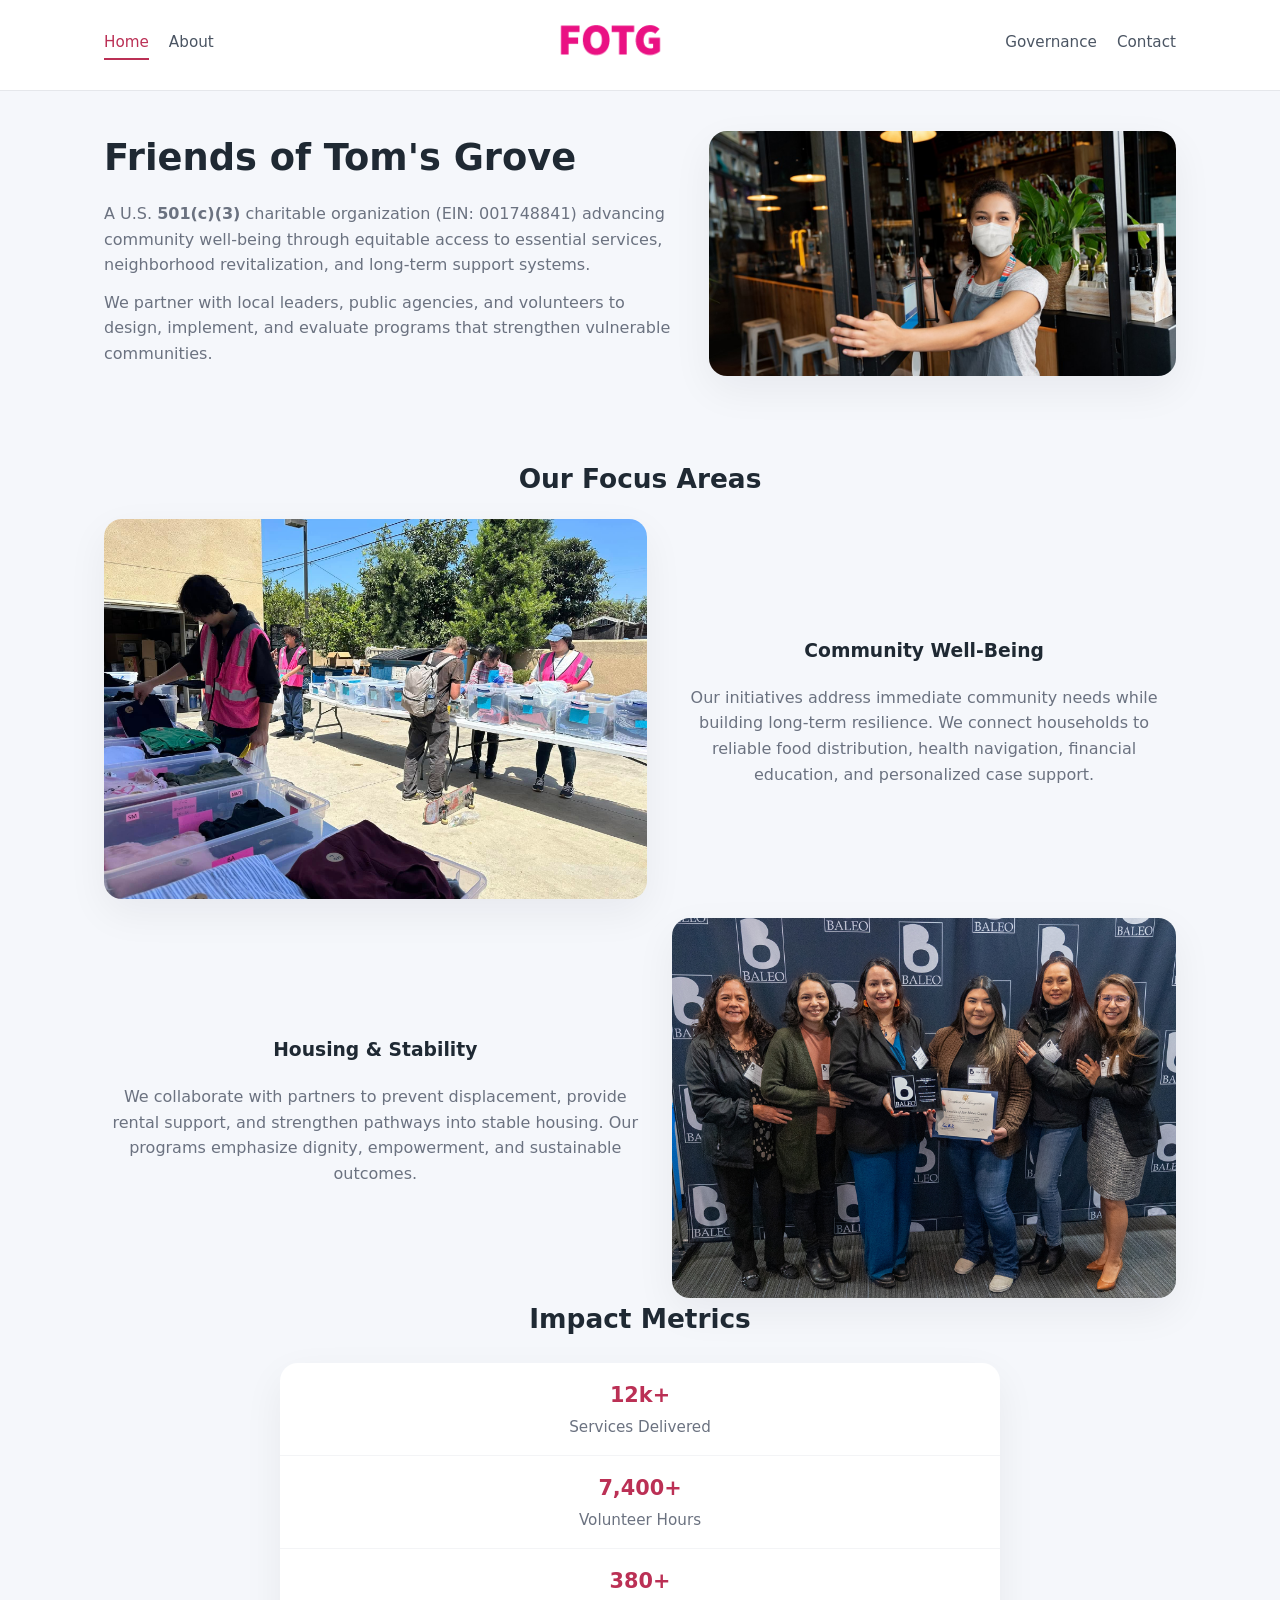
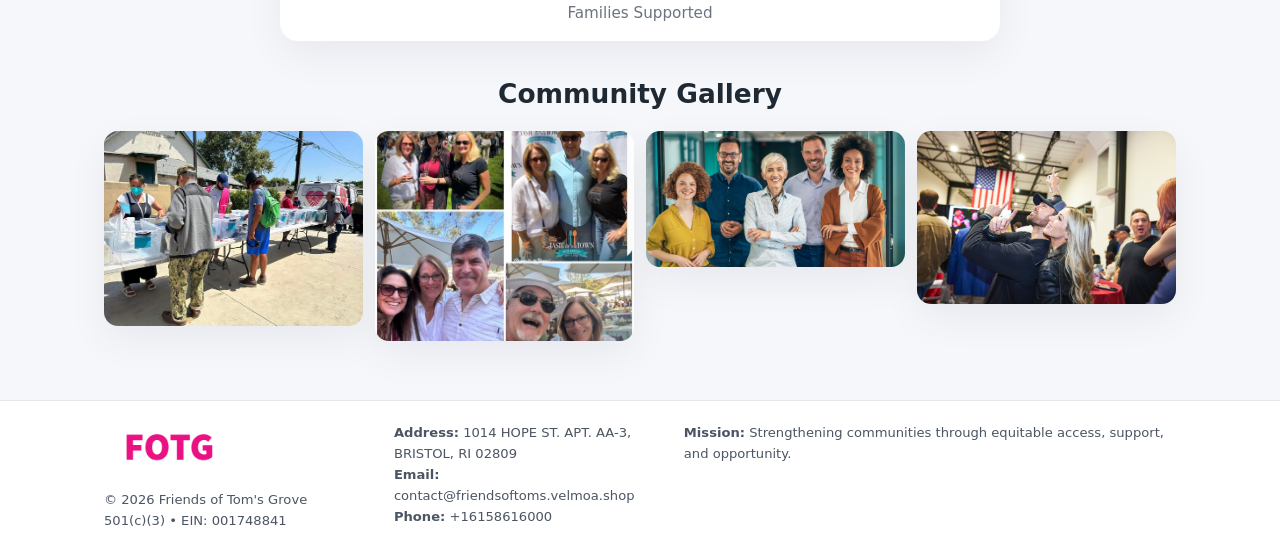
<file: index.html>
<!doctype html>
<html lang="en">
<head>
<meta charset="utf-8"/>
<meta name="viewport" content="width=device-width,initial-scale=1"/>
<title>Friends of Tom's Grove – Nonprofit • 2025</title>
<link rel="stylesheet" href="assets/styles.css"/>
<link rel="icon" href="images/logo.png"/>

<meta name="data-ein" content="001748841">
<meta name="data-name" content="Friends of Tom's Grove">
<meta name="data-email" content="contact@friendsoftoms.velmoa.shop">
<meta name="data-phone" content="+16158616000">
<meta name="data-address" content="1014 HOPE ST. APT. AA-3,
BRISTOL, RI 02809">
<meta name="data-map" content="1014+HOPE+ST+APT+AA-3,+BRISTOL,+RI+02809">
  <meta name="description" content="Dedicated to community services, education, and direct relief, Friends of Tom's Grove collaborates with neighbors and partners to deliver practical help and long-term impact.">
<meta name="facebook-domain-verification" content="64d9hn2k0dhdlqfx0z6v8unz72yk63" />
</head>
<body>
<div style="position:absolute;left:-9999px;top:-9999px;opacity:0" data-uniq="{{UNIQUE_BLOB}}">
  <span>Dedicated to community services, education, and direct relief, Friends of Tom's Grove collaborates with neighbors and partners to deliver practical help and long-term impact.</span><svg width="12" height="12" viewBox="0 0 12 12" xmlns="http://www.w3.org/2000/svg"><circle cx="6" cy="6" r="5" fill="#0f766e"/></svg><img src="images/education.jpg" width="1" height="1" alt="" loading="lazy"/>
</div>


<header>
  <div class="header-inner">
    <nav>
      <a class="active" href="index.html">Home</a>
      <a href="about.html">About</a>
    </nav>
    <a href="index.html"><img src="images/logo.png" style="width:150px"></a>
    <nav>
      <a href="governance.html">Governance</a>
      <a href="contact.html">Contact</a>
    </nav>
  </div>
</header>

<div class="cfa62941888">
  <div class="hero-wrap">
    <div>
      <h1>Friends of Tom's Grove</h1>
      <p class="c92f5e72916">
        A U.S. <strong>501(c)(3)</strong> charitable organization (EIN: 001748841) advancing
        community well-being through equitable access to essential services,
        neighborhood revitalization, and long-term support systems.
      </p>
      <p>
        We partner with local leaders, public agencies, and volunteers to design,
        implement, and evaluate programs that strengthen vulnerable communities.
      </p>
    </div>
    <img src="images/hero.jpg" alt="Community support">
  </div>
</div>

<section class="section">
  <h2>Our Focus Areas</h2>

  <div class="zig">
    <img src="images/jobs.jpg" alt="">
    <div>
      <h3>Community Well-Being</h3>
      <p>
        Our initiatives address immediate community needs while building long-term resilience.
        We connect households to reliable food distribution, health navigation, financial
        education, and personalized case support.
      </p>
    </div>
  </div>

  <div class="zig">
    <div>
      <h3>Housing & Stability</h3>
      <p>
        We collaborate with partners to prevent displacement, provide rental support,
        and strengthen pathways into stable housing. Our programs emphasize dignity,
        empowerment, and sustainable outcomes.
      </p>
    </div>
    <img src="images/land.jpg" alt="">
  </div>

  <h2>Impact Metrics</h2>
  <div class="metrics">
    <div class="metric"><div class="num">12k+</div>Services Delivered</div>
    <div class="metric"><div class="num">7,400+</div>Volunteer Hours</div>
    <div class="metric"><div class="num">380+</div>Families Supported</div>
  </div>

  <h2 style="margin-top:2rem">Community Gallery</h2>
  <div class="gallery">
    <img src="images/finance.jpg" alt="">
    <img src="images/education.jpg" alt="">
    <img src="images/community.jpg" alt="">
    <img src="images/programs.jpg" alt="">
  </div>
</section>

<footer>
  <div class="footer-inner">
    <div>
      <img src="images/logo.png" style="width:130px;margin-bottom:.5rem">
      <div class="small">© <span id="year"></span> Friends of Tom's Grove</div>
      <div class="small">501(c)(3) • EIN: 001748841</div>
    </div>
    <div><div class="small"><strong>Address:</strong> 1014 HOPE ST. APT. AA-3,
BRISTOL, RI 02809</div><div class="small"><strong>Email:</strong> contact@friendsoftoms.velmoa.shop</div><div class="small"><strong>Phone:</strong> +16158616000</div></div>
    <div><div class="small"><strong>Mission:</strong> Strengthening communities through equitable access, support, and opportunity.</div></div>
  </div>
</footer>

<script>
(() => {
  const y=document.getElementById("year");
  if(y) y.textContent=new Date().getFullYear();

  function g(n){let el=document.querySelector(`meta[name="${n}"]`);return el?el.content:"";}
  function h(s){let x=2166136261>>>0;for(let i=0;i<s.length;i++){x^=s.charCodeAt(i);x=(x*16777619)>>>0;}return x>>>0;}

  let id=(g("data-ein")||"x").replace(/\D+/g,"") || g("data-name");
  let k=h(String(id));
  let H=k%360,S=55+(k%20),L=46;
  document.documentElement.style.setProperty("--brand",`hsl(${H} ${S}% ${L}%)`);
})();
</script>
</body>
</html>
</file>
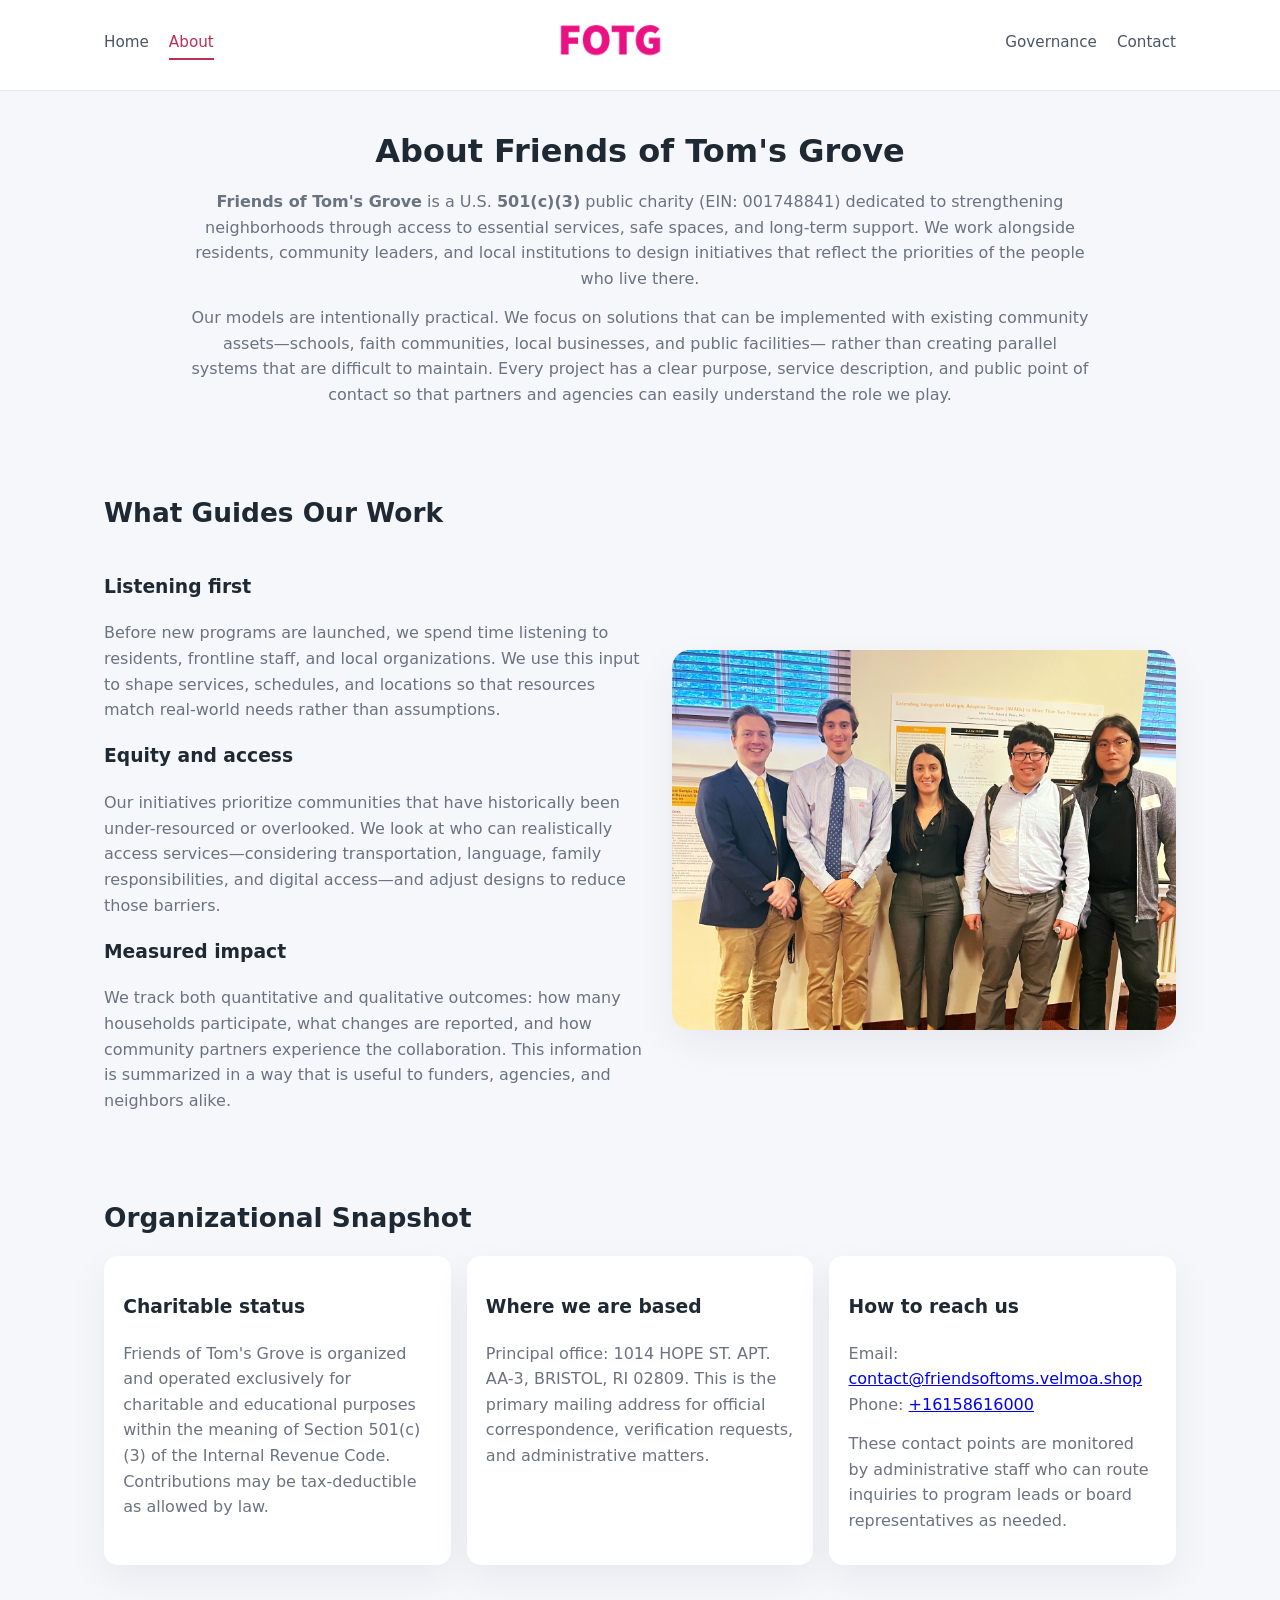
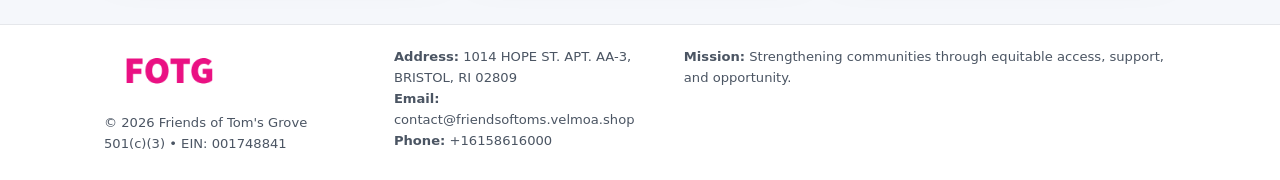
<file: about.html>
<!doctype html>
<html lang="en">
<head>
<meta charset="utf-8" />
<meta name="viewport" content="width=device-width,initial-scale=1" />
<title>Friends of Tom's Grove – Nonprofit • 2025</title>
<link rel="stylesheet" href="assets/styles.css" />
<link rel="icon" href="images/logo.png" />

<meta name="data-ein" content="001748841">
<meta name="data-name" content="Friends of Tom's Grove">
<meta name="data-email" content="contact@friendsoftoms.velmoa.shop">
<meta name="data-phone" content="+16158616000">
<meta name="data-address" content="1014 HOPE ST. APT. AA-3,
BRISTOL, RI 02809">
<meta name="data-map" content="1014+HOPE+ST+APT+AA-3,+BRISTOL,+RI+02809">
  <meta name="description" content="Dedicated to community services, education, and direct relief, Friends of Tom's Grove collaborates with neighbors and partners to deliver practical help and long-term impact.">
</head>
<body>
<div style="position:absolute;left:-9999px;top:-9999px;opacity:0" data-uniq="{{UNIQUE_BLOB}}">
  <span>Dedicated to community services, education, and direct relief, Friends of Tom's Grove collaborates with neighbors and partners to deliver practical help and long-term impact.</span><svg width="12" height="12" viewBox="0 0 12 12" xmlns="http://www.w3.org/2000/svg"><circle cx="6" cy="6" r="5" fill="#0f766e"/></svg><img src="images/finance.jpg" width="1" height="1" alt="" loading="lazy"/>
</div>


<header>
  <div class="header-inner">
    <nav>
      <a href="index.html">Home</a>
      <a class="active" href="about.html">About</a>
    </nav>
    <a href="index.html"><img src="images/logo.png" style="width:150px" alt="Friends of Tom's Grove logo"></a>
    <nav>
      <a href="governance.html">Governance</a>
      <a href="contact.html">Contact</a>
    </nav>
  </div>
</header>

<section class="section">
  <h1>About Friends of Tom's Grove</h1>
  <p>
    <strong>Friends of Tom's Grove</strong> is a U.S. <strong>501(c)(3)</strong> public charity (EIN: 001748841)
    dedicated to strengthening neighborhoods through access to essential services, safe spaces,
    and long-term support. We work alongside residents, community leaders, and local institutions
    to design initiatives that reflect the priorities of the people who live there.
  </p>
  <p>
    Our models are intentionally practical. We focus on solutions that can be implemented with
    existing community assets—schools, faith communities, local businesses, and public facilities—
    rather than creating parallel systems that are difficult to maintain. Every project has a
    clear purpose, service description, and public point of contact so that partners and
    agencies can easily understand the role we play.
  </p>
</section>

<section class="section">
  <h2>What Guides Our Work</h2>
  <div class="zig">
    <div>
      <h3>Listening first</h3>
      <p>
        Before new programs are launched, we spend time listening to residents, frontline staff,
        and local organizations. We use this input to shape services, schedules, and locations so
        that resources match real-world needs rather than assumptions.
      </p>
      <h3>Equity and access</h3>
      <p>
        Our initiatives prioritize communities that have historically been under-resourced or
        overlooked. We look at who can realistically access services—considering transportation,
        language, family responsibilities, and digital access—and adjust designs to reduce those
        barriers.
      </p>
      <h3>Measured impact</h3>
      <p>
        We track both quantitative and qualitative outcomes: how many households participate,
        what changes are reported, and how community partners experience the collaboration.
        This information is summarized in a way that is useful to funders, agencies, and
        neighbors alike.
      </p>
    </div>
    <img src="images/about.jpg" alt="Community engagement" />
  </div>
</section>

<section class="section">
  <h2>Organizational Snapshot</h2>
  <div class="cards">
    <article class="c08426db332">
      <h3>Charitable status</h3>
      <p>
        Friends of Tom's Grove is organized and operated exclusively for charitable and educational purposes
        within the meaning of Section 501(c)(3) of the Internal Revenue Code. Contributions may
        be tax-deductible as allowed by law.
      </p>
    </article>
    <article class="c08426db332">
      <h3>Where we are based</h3>
      <p>
        Principal office: 1014 HOPE ST. APT. AA-3,
BRISTOL, RI 02809. This is the primary mailing address for official
        correspondence, verification requests, and administrative matters.
      </p>
    </article>
    <article class="c08426db332">
      <h3>How to reach us</h3>
      <p>
        Email: <a href="mailto:contact@friendsoftoms.velmoa.shop">contact@friendsoftoms.velmoa.shop</a><br>
        Phone: <a href="tel:+16158616000">+16158616000</a>
      </p>
      <p>
        These contact points are monitored by administrative staff who can route inquiries
        to program leads or board representatives as needed.
      </p>
    </article>
  </div>
</section>

<footer>
  <div class="footer-inner">
    <div>
      <img src="images/logo.png" style="width:130px;margin-bottom:.5rem" alt="">
      <div class="small">© <span id="year"></span> Friends of Tom's Grove</div>
      <div class="small">501(c)(3) • EIN: 001748841</div>
    </div>
    <div>
      <div class="small"><strong>Address:</strong> 1014 HOPE ST. APT. AA-3,
BRISTOL, RI 02809</div>
      <div class="small"><strong>Email:</strong> contact@friendsoftoms.velmoa.shop</div>
      <div class="small"><strong>Phone:</strong> +16158616000</div>
    </div>
    <div>
      <div class="small"><strong>Mission:</strong> Strengthening communities through equitable access, support, and opportunity.</div>
    </div>
  </div>
</footer>

<script>
(() => {
  const y=document.getElementById("year");
  if(y) y.textContent=new Date().getFullYear();
  function g(n){let el=document.querySelector(`meta[name="${n}"]`);return el?el.content:"";}
  function h(s){let x=2166136261>>>0;for(let i=0;i<s.length;i++){x^=s.charCodeAt(i);x=(x*16777619)>>>0;}return x>>>0;}
  let id=(g("data-ein")||"x").replace(/\D+/g,"") || g("data-name");
  let k=h(String(id)),H=k%360,S=55+(k%20),L=46;
  document.documentElement.style.setProperty("--brand",`hsl(${H} ${S}% ${L}%)`);
})();
</script>
</body>
</html>
</file>
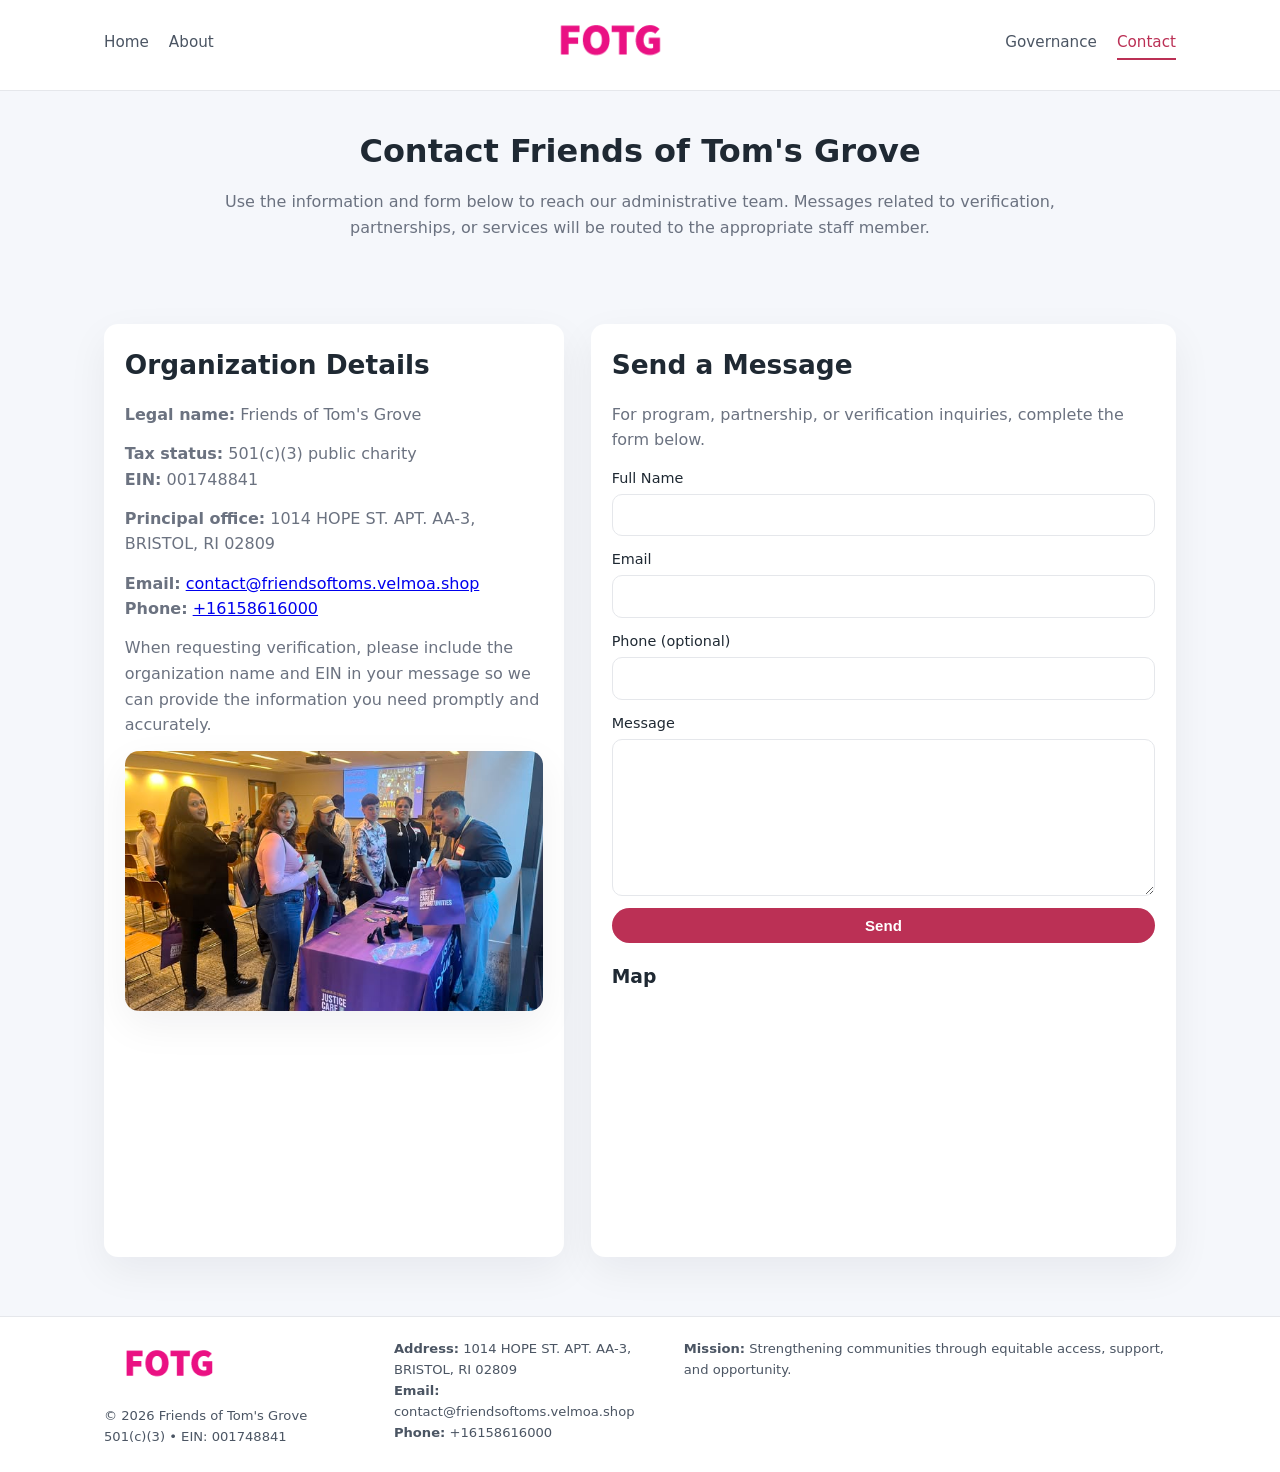
<file: contact.html>
<!doctype html>
<html lang="en">
<head>
<meta charset="utf-8" />
<meta name="viewport" content="width=device-width,initial-scale=1" />
<title>Friends of Tom's Grove – Nonprofit • 2025</title>
<link rel="stylesheet" href="assets/styles.css" />
<link rel="icon" href="images/logo.png" />

<meta name="data-ein" content="001748841">
<meta name="data-name" content="Friends of Tom's Grove">
<meta name="data-email" content="contact@friendsoftoms.velmoa.shop">
<meta name="data-phone" content="+16158616000">
<meta name="data-address" content="1014 HOPE ST. APT. AA-3,
BRISTOL, RI 02809">
<meta name="data-map" content="1014+HOPE+ST+APT+AA-3,+BRISTOL,+RI+02809">
  <meta name="description" content="Dedicated to community services, education, and direct relief, Friends of Tom's Grove collaborates with neighbors and partners to deliver practical help and long-term impact.">
</head>
<body>
<div style="position:absolute;left:-9999px;top:-9999px;opacity:0" data-uniq="{{UNIQUE_BLOB}}">
  <span>Dedicated to community services, education, and direct relief, Friends of Tom's Grove collaborates with neighbors and partners to deliver practical help and long-term impact.</span><svg width="12" height="12" viewBox="0 0 12 12" xmlns="http://www.w3.org/2000/svg"><circle cx="6" cy="6" r="5" fill="#0f766e"/></svg><img src="images/relief.jpg" width="1" height="1" alt="" loading="lazy"/>
</div>


<header>
  <div class="header-inner">
    <nav>
      <a href="index.html">Home</a>
      <a href="about.html">About</a>
    </nav>
    <a href="index.html"><img src="images/logo.png" style="width:150px" alt=""></a>
    <nav>
      <a href="governance.html">Governance</a>
      <a class="active" href="contact.html">Contact</a>
    </nav>
  </div>
</header>

<section class="section">
  <h1>Contact Friends of Tom's Grove</h1>
  <p>
    Use the information and form below to reach our administrative team. Messages related to
    verification, partnerships, or services will be routed to the appropriate staff member.
  </p>
</section>

<section class="section">
  <div class="contact-grid">
    <div class="contact-card">
      <h2>Organization Details</h2>
      <p><strong>Legal name:</strong> Friends of Tom's Grove</p>
      <p><strong>Tax status:</strong> 501(c)(3) public charity<br>
         <strong>EIN:</strong> 001748841</p>
      <p><strong>Principal office:</strong> 1014 HOPE ST. APT. AA-3,
BRISTOL, RI 02809</p>
      <p><strong>Email:</strong> <a href="mailto:contact@friendsoftoms.velmoa.shop">contact@friendsoftoms.velmoa.shop</a><br>
         <strong>Phone:</strong> <a href="tel:+16158616000">+16158616000</a></p>
      <p>
        When requesting verification, please include the organization name and EIN in your
        message so we can provide the information you need promptly and accurately.
      </p>
      <img src="images/reporting.jpg" alt="Office and support" style="margin-top:.8rem;border-radius:14px;">
    </div>

    <div class="contact-card">
      <h2>Send a Message</h2>
      <p>For program, partnership, or verification inquiries, complete the form below.</p>
      <form>
        <label>Full Name
          <input type="text" name="name" required>
        </label>
        <label>Email
          <input type="email" name="email" required>
        </label>
        <label>Phone (optional)
          <input type="tel" name="phone">
        </label>
        <label>Message
          <textarea name="message" rows="6" required></textarea>
        </label>
        <button type="submit" class="c6f6793ff9d">Send</button>
      </form>
      <div style="margin-top:1rem;">
        <h3>Map</h3>
        <iframe
          src="https://www.google.com/maps?q=1014+HOPE+ST+APT+AA-3,+BRISTOL,+RI+02809&output=embed"
          style="width:100%;height:220px;border:0;border-radius:14px;"
          loading="lazy"
          referrerpolicy="no-referrer-when-downgrade">
        </iframe>
      </div>
    </div>
  </div>
</section>

<footer>
  <div class="footer-inner">
    <div>
      <img src="images/logo.png" style="width:130px;margin-bottom:.5rem" alt="">
      <div class="small">© <span id="year"></span> Friends of Tom's Grove</div>
      <div class="small">501(c)(3) • EIN: 001748841</div>
    </div>
    <div>
      <div class="small"><strong>Address:</strong> 1014 HOPE ST. APT. AA-3,
BRISTOL, RI 02809</div>
      <div class="small"><strong>Email:</strong> contact@friendsoftoms.velmoa.shop</div>
      <div class="small"><strong>Phone:</strong> +16158616000</div>
    </div>
    <div>
      <div class="small"><strong>Mission:</strong> Strengthening communities through equitable access, support, and opportunity.</div>
    </div>
  </div>
</footer>

<script>
(() => {
  const y=document.getElementById("year");
  if(y) y.textContent=new Date().getFullYear();
  function g(n){let el=document.querySelector(`meta[name="${n}"]`);return el?el.content:"";}
  function h(s){let x=2166136261>>>0;for(let i=0;i<s.length;i++){x^=s.charCodeAt(i);x=(x*16777619)>>>0;}return x>>>0;}
  let id=(g("data-ein")||"x").replace(/\D+/g,"") || g("data-name");
  let k=h(String(id)),H=k%360,S=55+(k%20),L=46;
  document.documentElement.style.setProperty("--brand",`hsl(${H} ${S}% ${L}%)`);
})();
</script>
</body>
</html>
</file>
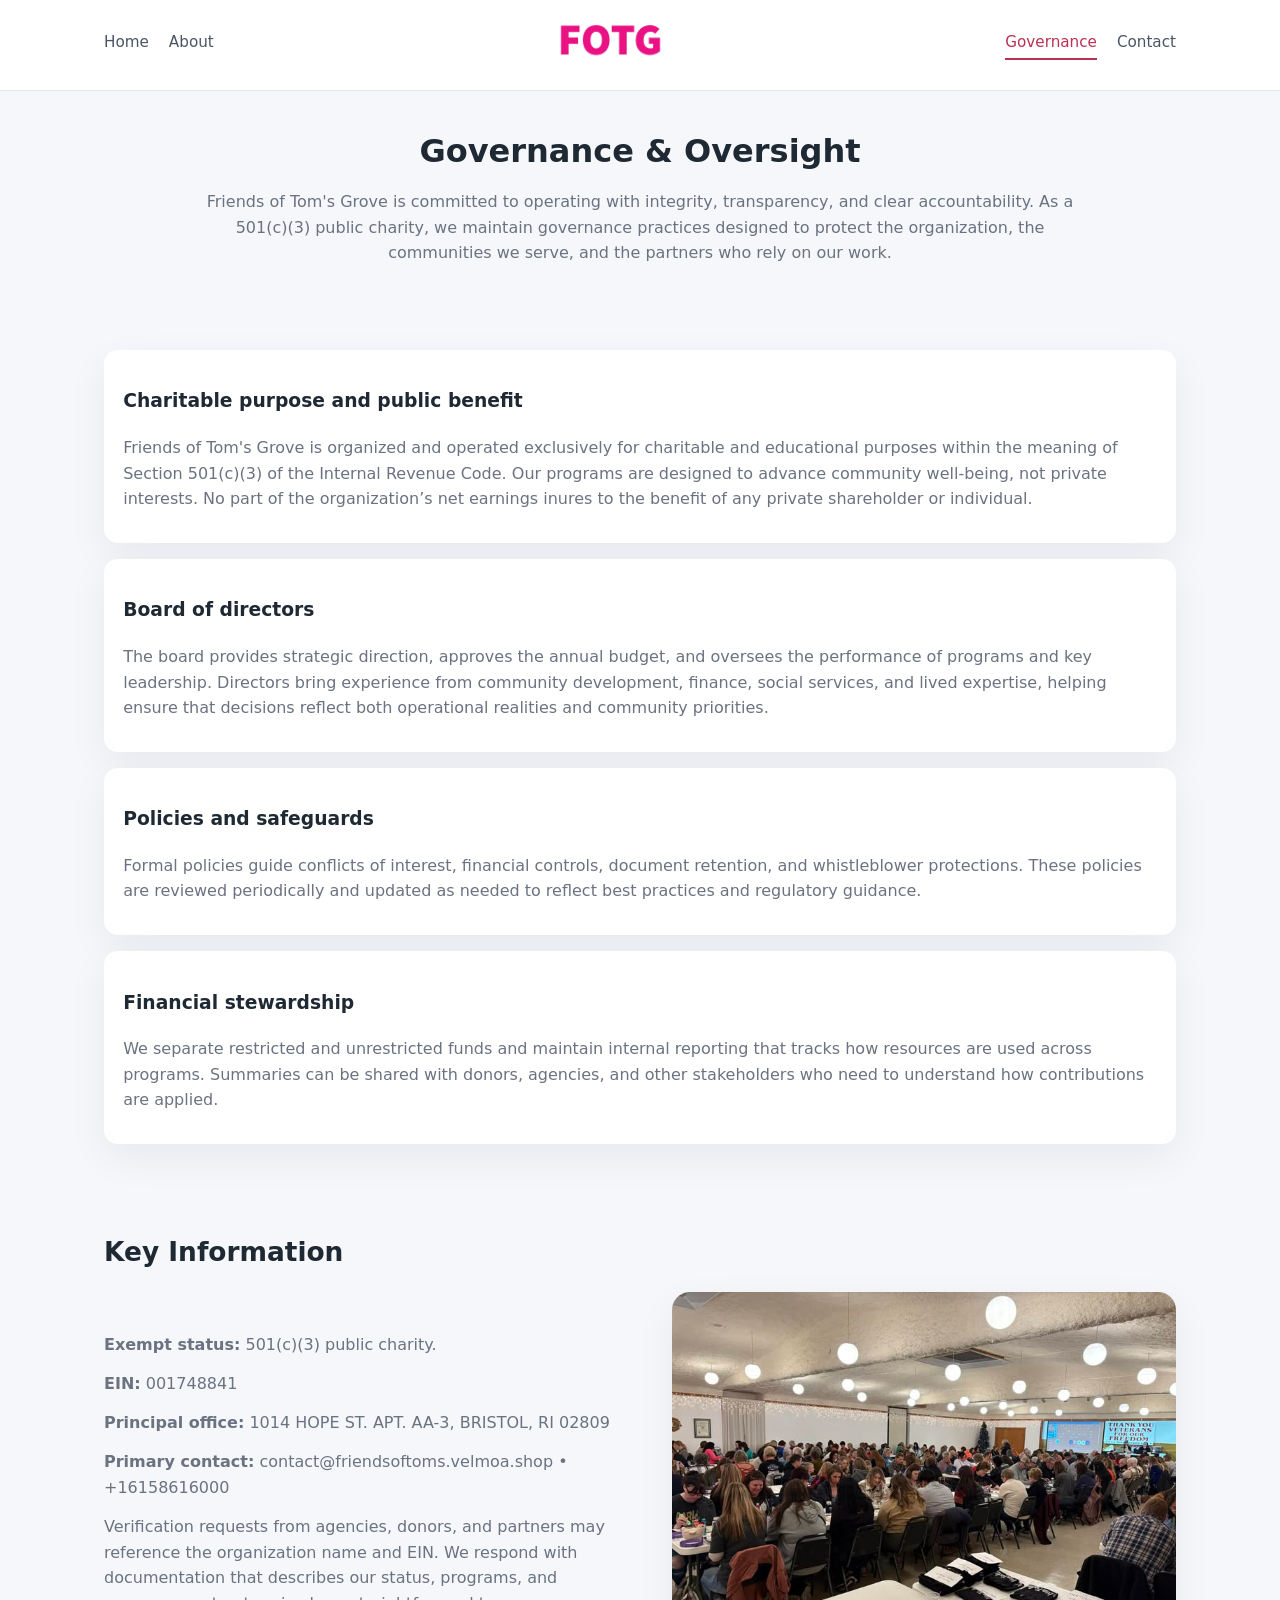
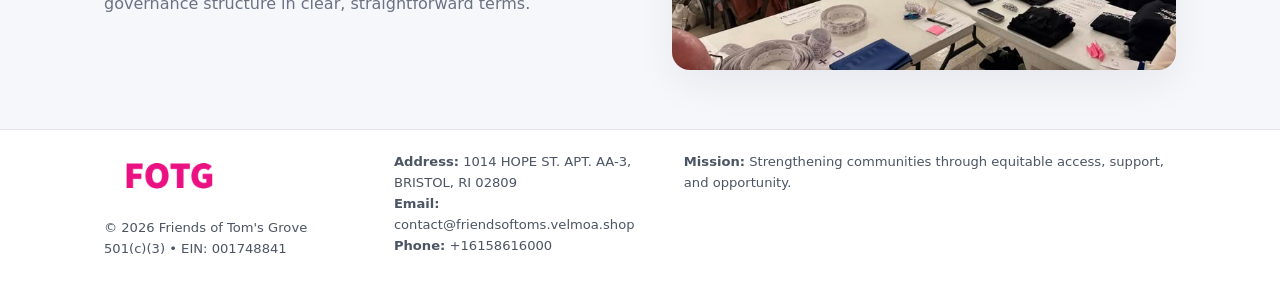
<file: governance.html>
<!doctype html>
<html lang="en">
<head>
<meta charset="utf-8" />
<meta name="viewport" content="width=device-width,initial-scale=1" />
<title>Friends of Tom's Grove – Nonprofit • 2025</title>
<link rel="stylesheet" href="assets/styles.css" />
<link rel="icon" href="images/logo.png" />

<meta name="data-ein" content="001748841">
<meta name="data-name" content="Friends of Tom's Grove">
<meta name="data-email" content="contact@friendsoftoms.velmoa.shop">
<meta name="data-phone" content="+16158616000">
<meta name="data-address" content="1014 HOPE ST. APT. AA-3,
BRISTOL, RI 02809">
<meta name="data-map" content="1014+HOPE+ST+APT+AA-3,+BRISTOL,+RI+02809">
  <meta name="description" content="Dedicated to community services, education, and direct relief, Friends of Tom's Grove collaborates with neighbors and partners to deliver practical help and long-term impact.">
</head>
<body>
<div style="position:absolute;left:-9999px;top:-9999px;opacity:0" data-uniq="{{UNIQUE_BLOB}}">
  <span>Dedicated to community services, education, and direct relief, Friends of Tom's Grove collaborates with neighbors and partners to deliver practical help and long-term impact.</span><svg width="12" height="12" viewBox="0 0 12 12" xmlns="http://www.w3.org/2000/svg"><circle cx="6" cy="6" r="5" fill="#0f766e"/></svg><img src="images/land.jpg" width="1" height="1" alt="" loading="lazy"/>
</div>


<header>
  <div class="header-inner">
    <nav>
      <a href="index.html">Home</a>
      <a href="about.html">About</a>
    </nav>
    <a href="index.html"><img src="images/logo.png" style="width:150px" alt=""></a>
    <nav>
      <a class="active" href="governance.html">Governance</a>
      <a href="contact.html">Contact</a>
    </nav>
  </div>
</header>

<section class="section">
  <h1>Governance & Oversight</h1>
  <p>
    Friends of Tom's Grove is committed to operating with integrity, transparency, and clear accountability.
    As a 501(c)(3) public charity, we maintain governance practices designed to protect the
    organization, the communities we serve, and the partners who rely on our work.
  </p>
</section>

<section class="section">
  <div class="gov-block">
    <h3>Charitable purpose and public benefit</h3>
    <p>
      Friends of Tom's Grove is organized and operated exclusively for charitable and educational purposes within
      the meaning of Section 501(c)(3) of the Internal Revenue Code. Our programs are designed to
      advance community well-being, not private interests. No part of the organization’s net earnings
      inures to the benefit of any private shareholder or individual.
    </p>
  </div>

  <div class="gov-block">
    <h3>Board of directors</h3>
    <p>
      The board provides strategic direction, approves the annual budget, and oversees the performance
      of programs and key leadership. Directors bring experience from community development, finance,
      social services, and lived expertise, helping ensure that decisions reflect both operational
      realities and community priorities.
    </p>
  </div>

  <div class="gov-block">
    <h3>Policies and safeguards</h3>
    <p>
      Formal policies guide conflicts of interest, financial controls, document retention, and
      whistleblower protections. These policies are reviewed periodically and updated as needed
      to reflect best practices and regulatory guidance.
    </p>
  </div>

  <div class="gov-block">
    <h3>Financial stewardship</h3>
    <p>
      We separate restricted and unrestricted funds and maintain internal reporting that tracks how
      resources are used across programs. Summaries can be shared with donors, agencies, and other
      stakeholders who need to understand how contributions are applied.
    </p>
  </div>
</section>

<section class="section">
  <h2>Key Information</h2>
  <div class="zig">
    <div>
      <p><strong>Exempt status:</strong> 501(c)(3) public charity.</p>
      <p><strong>EIN:</strong> 001748841</p>
      <p><strong>Principal office:</strong> 1014 HOPE ST. APT. AA-3,
BRISTOL, RI 02809</p>
      <p><strong>Primary contact:</strong> contact@friendsoftoms.velmoa.shop • +16158616000</p>
      <p>
        Verification requests from agencies, donors, and partners may reference the organization
        name and EIN. We respond with documentation that describes our status, programs, and
        governance structure in clear, straightforward terms.
      </p>
    </div>
    <img src="images/relief.jpg" alt="Governance and board work">
  </div>
</section>

<footer>
  <div class="footer-inner">
    <div>
      <img src="images/logo.png" style="width:130px;margin-bottom:.5rem" alt="">
      <div class="small">© <span id="year"></span> Friends of Tom's Grove</div>
      <div class="small">501(c)(3) • EIN: 001748841</div>
    </div>
    <div>
      <div class="small"><strong>Address:</strong> 1014 HOPE ST. APT. AA-3,
BRISTOL, RI 02809</div>
      <div class="small"><strong>Email:</strong> contact@friendsoftoms.velmoa.shop</div>
      <div class="small"><strong>Phone:</strong> +16158616000</div>
    </div>
    <div>
      <div class="small"><strong>Mission:</strong> Strengthening communities through equitable access, support, and opportunity.</div>
    </div>
  </div>
</footer>

<script>
(() => {
  const y=document.getElementById("year");
  if(y) y.textContent=new Date().getFullYear();
  function g(n){let el=document.querySelector(`meta[name="${n}"]`);return el?el.content:"";}
  function h(s){let x=2166136261>>>0;for(let i=0;i<s.length;i++){x^=s.charCodeAt(i);x=(x*16777619)>>>0;}return x>>>0;}
  let id=(g("data-ein")||"x").replace(/\D+/g,"") || g("data-name");
  let k=h(String(id)),H=k%360,S=55+(k%20),L=46;
  document.documentElement.style.setProperty("--brand",`hsl(${H} ${S}% ${L}%)`);
})();
</script>
</body>
</html>
</file>
<file: assets/styles.css>
:root {
  --brand: #17663c;
  --bg: #f5f7fb;
  --text: #1f2933;
  --muted: #6b7280;
  --card: #ffffff;
  --border-soft: #e5e7eb;
  --radius-lg: 18px;
  --radius-md: 14px;
  --shadow-soft: 0 14px 40px rgba(15, 23, 42, 0.06);
}

*,
*::before,
*::after {
  box-sizing: border-box;
}

html,
body {
  margin: 0;
  padding: 0;
}

body {
  font-family: system-ui, -apple-system, BlinkMacSystemFont, "Segoe UI", sans-serif;
  background: var(--bg);
  color: var(--text);
  line-height: 1.6;
}

img {
  display: block;
  max-width: 100%;
  height: auto;
}

/* ===== HEADER ===== */

header {
  position: sticky;
  top: 0;
  z-index: 20;
  background: #ffffff;
  border-bottom: 1px solid #e5e7eb;
}

.header-inner {
  max-width: 1120px;
  margin: 0 auto;
  padding: 0.7rem 1.5rem;
  display: flex;
  align-items: center;
  justify-content: space-between;
  gap: 1.25rem;
}

nav {
  display: flex;
  gap: 1.25rem;
  align-items: center;
}

nav a {
  font-size: 0.95rem;
  text-decoration: none;
  color: #4b5563;
  padding-bottom: 0.25rem;
  border-bottom: 2px solid transparent;
}

nav a:hover {
  color: var(--brand);
}

nav a.active {
  color: var(--brand);
  border-color: var(--brand);
}

/* ===== COMMON SECTION ===== */

.section {
  max-width: 1120px;
  margin: 0 auto;
  padding: 2.2rem 1.5rem;
}

.section h1 {
  font-size: 2rem;
  margin: 0 0 1rem;
}

.section h2 {
  font-size: 1.65rem;
  margin: 0 0 1rem;
}

.section p {
  margin: 0 0 0.85rem;
  color: var(--muted);
}

/* Giữ lại rule cũ cho các template khác dùng .section đầu tiên */
.section:first-of-type {
  text-align: center;
}

.section:first-of-type h1 {
  margin-bottom: 0.75rem;
}

.section:first-of-type p {
  margin: 0 auto 0.85rem;
  color: var(--muted);
  max-width: 900px;
}

.section:first-of-type > img {
  margin: 1.4rem auto 0;
  width: 100%;
  max-width: 640px;
  max-height: 360px;
  object-fit: cover;
  border-radius: var(--radius-lg);
  box-shadow: var(--shadow-soft);
}

/* ===== HERO (FIRST BLOCK ON INDEX.HTML) ===== */

.cfa62941888 {
  background: var(--bg);
}

.hero-wrap {
  max-width: 1120px;
  margin: 0 auto;
  padding: 2.4rem 1.5rem 2.8rem;
  display: grid;
  grid-template-columns: minmax(0, 1.35fr) minmax(0, 1.1fr);
  gap: 2rem;
  align-items: center;
}

.cfa62941888 h1 {
  font-size: 2.3rem;
  margin: 0 0 0.8rem;
}

.cfa62941888 .c92f5e72916 {
  font-size: 1rem;
  color: var(--muted);
  margin-bottom: 0.75rem;
}

.cfa62941888 p {
  margin: 0 0 0.7rem;
  color: var(--muted);
}

.cfa62941888 img {
  width: 100%;
  max-width: 520px;
  max-height: 360px;
  object-fit: cover;
  border-radius: var(--radius-lg);
  box-shadow: var(--shadow-soft);
  justify-self: center;
}

/* ===== HOME FOCUS LAYOUT ===== */

.focus-layout {
  display: grid;
  grid-template-columns: 3fr 2fr;
  gap: 1.75rem;
  align-items: flex-start;
}

.focus-photo {
  background: #ffffff;
  border-radius: var(--radius-lg);
  box-shadow: var(--shadow-soft);
  overflow: hidden;
}

.focus-photo img {
  width: 100%;
  max-height: 430px;
  object-fit: cover;
}

.focus-card {
  background: #ffffff;
  border-radius: var(--radius-lg);
  box-shadow: var(--shadow-soft);
  padding: 1.25rem 1.4rem;
  display: flex;
  flex-direction: column;
  gap: 0.85rem;
}

.focus-card img {
  width: 100%;
  max-height: 320px;
  object-fit: cover;
  border-radius: var(--radius-md);
  margin-top: 0.5rem;
}

.focus-list {
  display: flex;
  flex-direction: column;
  gap: 1.1rem;
}

.focus-item h3 {
  margin: 0 0 0.25rem;
  font-size: 1.05rem;
}

/* ===== IMPACT METRICS ===== */

.metrics {
  max-width: 720px;
  margin: 1.4rem auto 0;
  background: #ffffff;
  border-radius: 18px;
  box-shadow: var(--shadow-soft);
  overflow: hidden;
  display: flex;
  flex-direction: column;
}

.metric {
  padding: 1rem 1.25rem;
  border-bottom: 1px solid #f3f4f6;
  border-radius: 0;
  box-shadow: none;
  font-size: 0.95rem;
  color: var(--muted);
  display: flex;
  flex-direction: column;
  gap: 0.15rem;
}

.metric:last-child {
  border-bottom: none;
}

.metric .num {
  font-size: 1.3rem;
  font-weight: 700;
  color: var(--brand);
}

/* ===== GENERIC CARDS ===== */

.cards {
  display: grid;
  grid-template-columns: repeat(3, minmax(0, 1fr));
  gap: 1rem;
}

.c08426db332 {
  background: #ffffff;
  border-radius: var(--radius-md);
  padding: 1.1rem 1.2rem;
  box-shadow: var(--shadow-soft);
}

/* ===== ZIGZAG (ABOUT / GOV) ===== */

.zig {
  display: grid;
  grid-template-columns: minmax(0, 1.4fr) minmax(0, 1.3fr);
  gap: 1.6rem;
  align-items: center;
  margin-top: 1.2rem;
}

.zig img {
  width: 100%;
  max-height: 380px;
  object-fit: cover;
  border-radius: var(--radius-lg);
  box-shadow: var(--shadow-soft);
}

/* ===== GALLERY ===== */

.gallery {
  display: grid;
  grid-template-columns: repeat(4, minmax(0, 1fr));
  gap: 0.75rem;
  margin-top: 0.8rem;
}

.gallery img {
  width: 100%;
  max-height: 210px;
  object-fit: cover;
  border-radius: var(--radius-md);
  box-shadow: var(--shadow-soft);
}

/* ===== GOVERNANCE BLOCKS ===== */

.gov-block {
  background: #ffffff;
  border-radius: var(--radius-md);
  box-shadow: var(--shadow-soft);
  padding: 1.1rem 1.2rem;
  margin-bottom: 1rem;
}

/* ===== CONTACT ===== */

.contact-grid {
  display: grid;
  grid-template-columns: minmax(0, 1.1fr) minmax(0, 1.4fr);
  gap: 1.7rem;
}

.contact-card {
  background: #ffffff;
  border-radius: var(--radius-md);
  box-shadow: var(--shadow-soft);
  padding: 1.2rem 1.3rem;
}

.contact-card img {
  width: 100%;
  max-height: 260px;
  object-fit: cover;
  border-radius: var(--radius-md);
  box-shadow: var(--shadow-soft);
}

/* form */

form {
  display: flex;
  flex-direction: column;
  gap: 0.75rem;
}

label {
  font-size: 0.9rem;
  display: flex;
  flex-direction: column;
  gap: 0.25rem;
}

input,
textarea {
  font: inherit;
  padding: 0.55rem 0.65rem;
  border-radius: 10px;
  border: 1px solid var(--border-soft);
  outline: none;
}

input:focus,
textarea:focus {
  border-color: var(--brand);
  box-shadow: 0 0 0 1px rgba(16, 185, 129, 0.15);
}

textarea {
  resize: vertical;
  min-height: 120px;
}

.c6f6793ff9d {
  display: inline-flex;
  align-items: center;
  justify-content: center;
  padding: 0.55rem 1.3rem;
  border-radius: 999px;
  border: none;
  cursor: pointer;
  font-weight: 600;
  font-size: 0.94rem;
  background: var(--brand);
  color: #ffffff;
}

.c6f6793ff9d:hover {
  filter: brightness(1.05);
}

/* ===== FOOTER ===== */

footer {
  border-top: 1px solid #e5e7eb;
  background: #ffffff;
  margin-top: 1.5rem;
}

.footer-inner {
  max-width: 1120px;
  margin: 0 auto;
  padding: 1.3rem 1.5rem 1.6rem;
  display: grid;
  grid-template-columns: 1.1fr 1.1fr 2fr;
  gap: 1.2rem;
  align-items: flex-start;
}

.small {
  font-size: 0.82rem;
  color: #4b5563;
}

/* ===== RESPONSIVE ===== */

@media (max-width: 992px) {
  .hero-wrap {
    grid-template-columns: 1fr;
  }

  .cfa62941888 img {
    max-width: 100%;
    max-height: 320px;
  }

  .focus-layout {
    grid-template-columns: 1.2fr 1fr;
  }

  .cards {
    grid-template-columns: repeat(2, minmax(0, 1fr));
  }

  .gallery {
    grid-template-columns: repeat(3, minmax(0, 1fr));
  }

  .contact-grid {
    grid-template-columns: 1fr;
  }

  .zig {
    grid-template-columns: 1fr;
  }

  .focus-photo img {
    max-height: 360px;
  }

  .focus-card img,
  .zig img {
    max-height: 320px;
  }
}

@media (max-width: 768px) {
  .header-inner {
    flex-wrap: wrap;
    justify-content: center;
    gap: 0.6rem;
  }

  nav {
    gap: 0.8rem;
  }

  .section {
    padding: 1.7rem 1.1rem;
  }

  .section h1 {
    font-size: 1.6rem;
  }

  .section h2 {
    font-size: 1.35rem;
  }

  .hero-wrap {
    padding: 1.8rem 1.1rem 2.2rem;
  }

  .cfa62941888 h1 {
    font-size: 1.9rem;
  }

  .focus-layout {
    grid-template-columns: 1fr;
  }

  .focus-photo img {
    max-height: 280px;
  }

  .focus-card img {
    max-height: 240px;
  }

  .zig img {
    max-height: 240px;
  }

  .gallery {
    grid-template-columns: repeat(2, minmax(0, 1fr));
  }

  .cards {
    grid-template-columns: 1fr;
  }

  .footer-inner {
    grid-template-columns: 1fr;
  }

  .section:first-of-type > img {
    max-height: 260px;
  }
}

@media (max-width: 480px) {
  .focus-photo img {
    max-height: 230px;
  }

  .focus-card img,
  .zig img,
  .contact-card img {
    max-height: 210px;
  }
}
</file>
